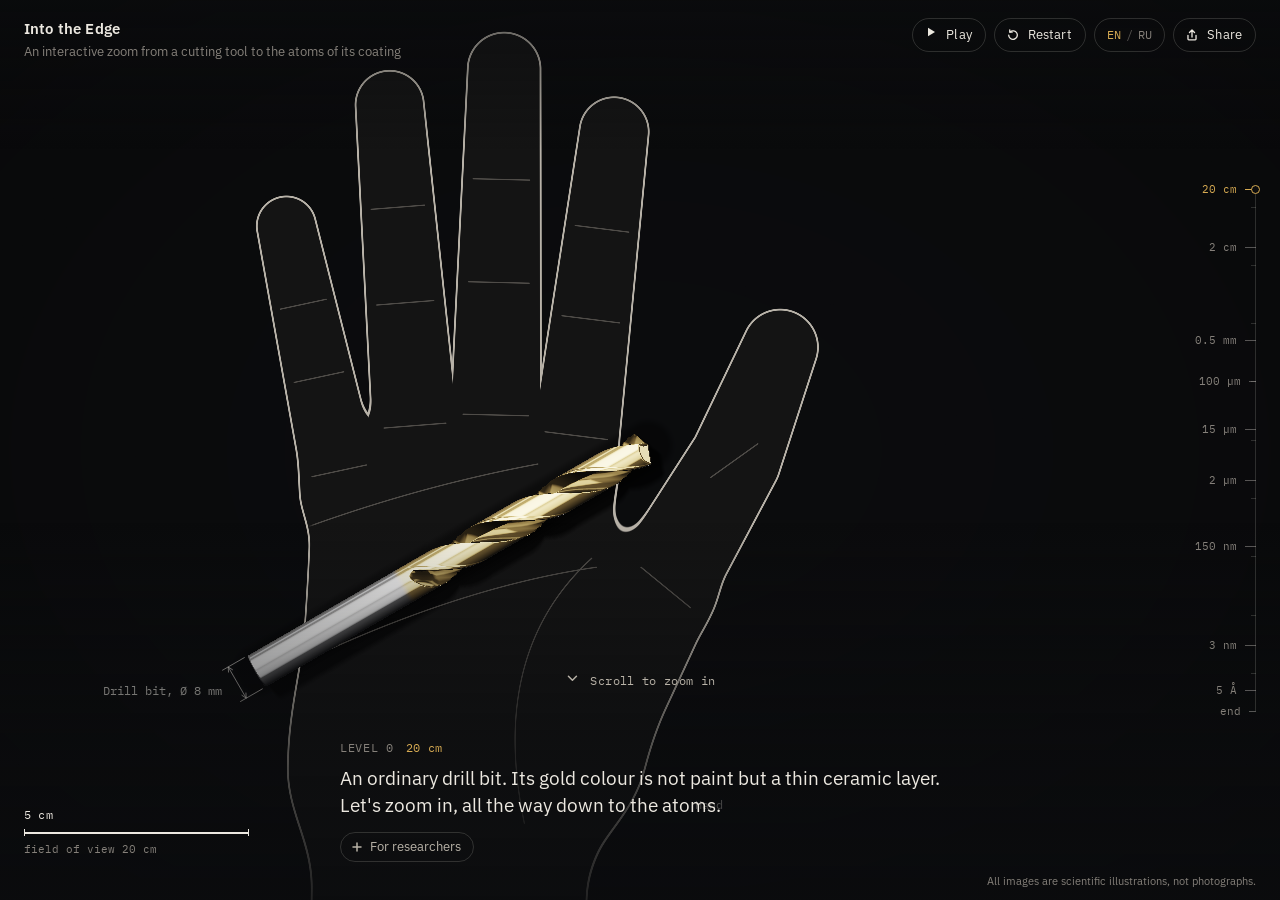
<file: index.html>
<!doctype html>
<html lang="en">
<head>
  <meta charset="utf-8">
  <meta name="viewport" content="width=device-width, initial-scale=1, viewport-fit=cover">
  <title>Into the Edge</title>
  <meta name="description" content="Zoom from a drill bit in your hand down to the atoms of its coating: almost nine orders of magnitude, from 20 cm to 5 Å.">
  <meta name="theme-color" content="#0b0c0e">
  <meta name="color-scheme" content="dark">
  <link rel="icon" href="favicon.svg" type="image/svg+xml">
  <link rel="canonical" href="https://peretyaginmstu-jpg.github.io/into-the-edge/">
  <meta property="og:type" content="website">
  <meta property="og:site_name" content="Into the Edge">
  <meta property="og:title" content="Into the Edge: an interactive zoom from a cutting tool to the atoms of its coating">
  <meta property="og:description" content="Zoom from a drill bit in your hand down to the atoms of its coating: from 20 cm to 5 Å.">
  <meta property="og:url" content="https://peretyaginmstu-jpg.github.io/into-the-edge/">
  <meta property="og:image" content="https://peretyaginmstu-jpg.github.io/into-the-edge/og.png">
  <meta property="og:image:type" content="image/png">
  <meta property="og:image:width" content="1200">
  <meta property="og:image:height" content="627">
  <meta property="og:image:alt" content="A gold-coated drill bit and the crystal lattice of its coating.">
  <meta name="twitter:card" content="summary_large_image">
  <link rel="preload" href="fonts/ibm-plex-sans-latin-400-normal.woff2" as="font" type="font/woff2" crossorigin>
  <link rel="preload" href="fonts/ibm-plex-mono-latin-400-normal.woff2" as="font" type="font/woff2" crossorigin>
  <link rel="modulepreload" href="vendor/three/three.module.min.js">
  <link rel="stylesheet" href="css/style.css">
</head>
<body>
  <main id="app" class="is-loading">
    <canvas id="gl" aria-hidden="true"></canvas>
    <canvas id="overlay" aria-hidden="true"></canvas>
    <div id="ui"></div>
    <div class="boot" aria-hidden="true"><span class="boot-title">Into the Edge</span><span class="boot-sub">Loading…</span></div>
    <noscript><p class="nojs">Into the Edge is an interactive zoom from a drill bit down to the atoms of its coating. It needs JavaScript and WebGL 2.</p></noscript>
  </main>
  <script type="module" src="js/main.js"></script>
</body>
</html>
</file>
<file: css/style.css>
/* Into the Edge — styles. Dark, minimal, the picture comes first. */

@font-face { font-family: 'IBM Plex Sans'; font-style: normal; font-weight: 400; font-display: swap; src: url(../fonts/ibm-plex-sans-latin-400-normal.woff2) format('woff2'); unicode-range: U+0000-00FF,U+0131,U+0152-0153,U+02BB-02BC,U+02C6,U+02DA,U+02DC,U+0304,U+0308,U+0329,U+2000-206F,U+20AC,U+2122,U+2191,U+2193,U+2212,U+2215,U+FEFF,U+FFFD; }
@font-face { font-family: 'IBM Plex Sans'; font-style: normal; font-weight: 400; font-display: swap; src: url(../fonts/ibm-plex-sans-cyrillic-400-normal.woff2) format('woff2'); unicode-range: U+0301,U+0400-045F,U+0490-0491,U+04B0-04B1,U+2116; }
@font-face { font-family: 'IBM Plex Sans'; font-style: normal; font-weight: 500; font-display: swap; src: url(../fonts/ibm-plex-sans-latin-500-normal.woff2) format('woff2'); unicode-range: U+0000-00FF,U+0131,U+0152-0153,U+02BB-02BC,U+02C6,U+02DA,U+02DC,U+0304,U+0308,U+0329,U+2000-206F,U+20AC,U+2122,U+2191,U+2193,U+2212,U+2215,U+FEFF,U+FFFD; }
@font-face { font-family: 'IBM Plex Sans'; font-style: normal; font-weight: 500; font-display: swap; src: url(../fonts/ibm-plex-sans-cyrillic-500-normal.woff2) format('woff2'); unicode-range: U+0301,U+0400-045F,U+0490-0491,U+04B0-04B1,U+2116; }
@font-face { font-family: 'IBM Plex Sans'; font-style: normal; font-weight: 600; font-display: swap; src: url(../fonts/ibm-plex-sans-latin-600-normal.woff2) format('woff2'); unicode-range: U+0000-00FF,U+0131,U+0152-0153,U+02BB-02BC,U+02C6,U+02DA,U+02DC,U+0304,U+0308,U+0329,U+2000-206F,U+20AC,U+2122,U+2191,U+2193,U+2212,U+2215,U+FEFF,U+FFFD; }
@font-face { font-family: 'IBM Plex Sans'; font-style: normal; font-weight: 600; font-display: swap; src: url(../fonts/ibm-plex-sans-cyrillic-600-normal.woff2) format('woff2'); unicode-range: U+0301,U+0400-045F,U+0490-0491,U+04B0-04B1,U+2116; }
@font-face { font-family: 'IBM Plex Mono'; font-style: normal; font-weight: 400; font-display: swap; src: url(../fonts/ibm-plex-mono-latin-400-normal.woff2) format('woff2'); unicode-range: U+0000-00FF,U+0131,U+0152-0153,U+02BB-02BC,U+02C6,U+02DA,U+02DC,U+0304,U+0308,U+0329,U+2000-206F,U+20AC,U+2122,U+2191,U+2193,U+2212,U+2215,U+FEFF,U+FFFD; }
@font-face { font-family: 'IBM Plex Mono'; font-style: normal; font-weight: 400; font-display: swap; src: url(../fonts/ibm-plex-mono-cyrillic-400-normal.woff2) format('woff2'); unicode-range: U+0301,U+0400-045F,U+0490-0491,U+04B0-04B1,U+2116; }
@font-face { font-family: 'IBM Plex Mono'; font-style: normal; font-weight: 500; font-display: swap; src: url(../fonts/ibm-plex-mono-latin-500-normal.woff2) format('woff2'); unicode-range: U+0000-00FF,U+0131,U+0152-0153,U+02BB-02BC,U+02C6,U+02DA,U+02DC,U+0304,U+0308,U+0329,U+2000-206F,U+20AC,U+2122,U+2191,U+2193,U+2212,U+2215,U+FEFF,U+FFFD; }
@font-face { font-family: 'IBM Plex Mono'; font-style: normal; font-weight: 500; font-display: swap; src: url(../fonts/ibm-plex-mono-cyrillic-500-normal.woff2) format('woff2'); unicode-range: U+0301,U+0400-045F,U+0490-0491,U+04B0-04B1,U+2116; }

:root {
  --bg: #0b0c0e;
  --fg: #ece8e0;
  --fg-2: #b8b2a7;
  --fg-3: #85807a;
  --line: rgba(236, 232, 224, 0.16);
  --line-2: rgba(236, 232, 224, 0.34);
  --gold: #d6aa52;
  --gold-2: #a8853e;
  --panel: #121417;
  --panel-line: #262a30;
  --sans: 'IBM Plex Sans', system-ui, -apple-system, 'Segoe UI', Roboto, sans-serif;
  --mono: 'IBM Plex Mono', ui-monospace, 'SF Mono', Menlo, Consolas, monospace;
  --gutter: 24px;
  --safe-top: env(safe-area-inset-top, 0px);
  --safe-bottom: env(safe-area-inset-bottom, 0px);
  --safe-left: env(safe-area-inset-left, 0px);
  --safe-right: env(safe-area-inset-right, 0px);
  color-scheme: dark;
}

* { box-sizing: border-box; }
html, body {
  margin: 0; height: 100%;
  background: var(--bg); color: var(--fg);
  overflow: hidden; overscroll-behavior: none;
}
body {
  font-family: var(--sans);
  font-size: 15px; line-height: 1.45;
  -webkit-font-smoothing: antialiased; -moz-osx-font-smoothing: grayscale;
  -webkit-text-size-adjust: 100%; text-size-adjust: 100%;
  -webkit-tap-highlight-color: transparent;
}
#app {
  position: fixed; inset: 0; overflow: hidden;
  touch-action: none;
  user-select: none; -webkit-user-select: none;
  background: var(--bg);
}
#gl, #overlay { position: absolute; inset: 0; width: 100%; height: 100%; display: block; }
#overlay { pointer-events: none; }
#ui { position: absolute; inset: 0; pointer-events: none; }
#ui > * { pointer-events: auto; }
button { font: inherit; color: inherit; }
a { color: inherit; }
:focus-visible { outline: 2px solid var(--gold); outline-offset: 2px; }

/* Boot screen */
.boot {
  position: absolute; inset: 0; display: flex; flex-direction: column;
  align-items: center; justify-content: center; gap: 8px;
  pointer-events: none; transition: opacity .6s ease;
}
.boot-title { font-weight: 500; letter-spacing: .02em; font-size: 18px; }
.boot-sub { font-family: var(--mono); font-size: 12px; color: var(--fg-3); }
#app:not(.is-loading) .boot { opacity: 0; }
.nojs, .fatal {
  position: absolute; left: 50%; top: 50%; transform: translate(-50%, -50%);
  width: min(520px, calc(100% - 32px)); text-align: center; color: var(--fg-2);
}

/* Soft darkening behind the text so it stays legible over bright pictures */
#ui > .scrim { position: absolute; left: 0; right: 0; pointer-events: none; }
.scrim-top { top: 0; height: 150px; background: linear-gradient(to bottom, rgba(11, 12, 14, 0.55), rgba(11, 12, 14, 0)); }
.scrim-bottom { bottom: 0; height: 42vh; background: linear-gradient(to top, rgba(11, 12, 14, 0.86) 0%, rgba(11, 12, 14, 0.62) 38%, rgba(11, 12, 14, 0) 100%); }

/* Top bar */
.top {
  position: absolute; left: calc(var(--gutter) + var(--safe-left)); right: calc(var(--gutter) + var(--safe-right));
  top: calc(var(--gutter) + var(--safe-top) - 6px);
  display: flex; align-items: flex-start; justify-content: space-between; gap: 16px;
  pointer-events: none;
}
.top > * { pointer-events: auto; }
.brand { display: flex; flex-direction: column; gap: 2px; text-decoration: none; }
.brand-name { font-size: 15px; font-weight: 600; letter-spacing: .01em; }
.brand-tag { font-size: 12.5px; color: var(--fg-3); }
.controls { display: flex; gap: 8px; flex-wrap: nowrap; }
.btn {
  display: inline-flex; align-items: center; gap: 8px;
  height: 34px; padding: 0 13px 0 11px;
  background: transparent; border: 1px solid var(--line); border-radius: 17px;
  color: var(--fg); font-size: 13px; letter-spacing: .01em; cursor: pointer;
  transition: border-color .15s ease, color .15s ease, background-color .15s ease;
  white-space: nowrap;
}
.btn:hover { border-color: var(--line-2); }
.btn:active { background: rgba(236, 232, 224, 0.06); }
.btn svg { width: 14px; height: 14px; flex: none; }
.btn .lbl { display: inline; }
.btn-lang { font-family: var(--mono); font-size: 12px; padding: 0 12px; gap: 5px; }
.btn-lang .lang-opt { color: var(--fg-3); }
.btn-lang .lang-opt.is-on { color: var(--gold); }
.btn-lang .lang-sep { color: var(--fg-3); opacity: .6; }
.btn[aria-pressed="true"] { border-color: var(--gold-2); color: var(--gold); }

/* Ruler (right) */
.ruler {
  position: absolute; right: calc(var(--gutter) + var(--safe-right)); top: 50%;
  height: min(58vh, 540px); width: 96px; transform: translateY(-50%);
  touch-action: none; cursor: pointer;
}
.ruler-track { position: absolute; right: 0; top: 0; bottom: 0; width: 1px; background: var(--line); }
.ruler-fill { position: absolute; right: 0; top: 0; width: 1px; background: var(--gold-2); height: 0; }
.ruler-minor { position: absolute; right: 0; width: 5px; height: 1px; background: var(--line); }
.ruler-stop {
  position: absolute; right: -6px; height: 22px; transform: translateY(-50%);
  display: flex; align-items: center; gap: 8px; padding: 0 6px 0 4px;
  background: none; border: 0; cursor: pointer; color: var(--fg-3);
  font-family: var(--mono); font-size: 11px; line-height: 1; white-space: nowrap;
}
.ruler-stop::after { content: ''; width: 11px; height: 1px; background: var(--line-2); flex: none; }
.ruler-stop.is-minor::after { width: 7px; }
.ruler-stop:hover, .ruler-stop:focus-visible { color: var(--fg); }
.ruler-stop.is-active { color: var(--gold); }
.ruler-stop.is-active::after { background: var(--gold); }
.ruler-marker {
  position: absolute; right: -4px; top: 0; width: 9px; height: 9px; margin-top: -4.5px;
  border: 1.5px solid var(--gold); border-radius: 50%; background: var(--bg);
  pointer-events: none; will-change: transform;
}

/* Scale bar (bottom left, microscope style) */
.scalebar {
  position: absolute; left: calc(var(--gutter) + var(--safe-left)); bottom: calc(var(--gutter) + var(--safe-bottom) + 18px);
  display: flex; flex-direction: column; align-items: flex-start; gap: 6px;
  pointer-events: none;
}
.scalebar-label { font-family: var(--mono); font-size: 12px; color: var(--fg); letter-spacing: .02em; }
.scalebar-bar { position: relative; height: 7px; border-left: 1.5px solid var(--fg); border-right: 1.5px solid var(--fg); min-width: 4px; will-change: width; }
.scalebar-bar::before { content: ''; position: absolute; left: 0; right: 0; top: 3px; height: 1.5px; background: var(--fg); }
.scalebar-fov { font-family: var(--mono); font-size: 11px; color: var(--fg-3); }

/* Caption (bottom) */
.caption {
  position: absolute; left: 50%; bottom: calc(var(--gutter) + var(--safe-bottom) + 14px);
  width: min(600px, calc(100% - 2 * var(--gutter) - 2 * 130px));
  transform: translateX(-50%);
  pointer-events: none;
}
.caption > * { pointer-events: auto; }
.caption-inner { transition: opacity .28s ease; }
.caption.is-swapping .caption-inner { opacity: 0; }
.caption-meta {
  display: flex; gap: 12px; align-items: baseline;
  font-family: var(--mono); font-size: 11.5px; letter-spacing: .06em; text-transform: uppercase; color: var(--fg-3);
  margin-bottom: 8px;
}
.caption-meta .fov { color: var(--gold); text-transform: none; letter-spacing: .02em; }
.caption-text { margin: 0; font-size: 19px; line-height: 1.45; font-weight: 400; color: var(--fg); text-wrap: pretty; }
.caption-actions { margin-top: 12px; display: flex; gap: 10px; align-items: center; min-height: 30px; }
.link-btn {
  display: inline-flex; align-items: center; gap: 7px; height: 30px; padding: 0 12px 0 10px;
  border: 1px solid var(--line); border-radius: 15px; background: transparent;
  color: var(--fg-2); font-size: 13px; cursor: pointer;
}
.link-btn:hover { color: var(--fg); border-color: var(--line-2); }
.link-btn svg { width: 12px; height: 12px; transition: transform .2s ease; }
.link-btn[aria-expanded="true"] { color: var(--gold); border-color: var(--gold-2); }
.link-btn[aria-expanded="true"] svg { transform: rotate(45deg); }

/* Researcher card */
.card {
  position: absolute; left: 0; right: 0; bottom: calc(100% + 12px);
  max-height: min(52vh, 460px); overflow: auto; overscroll-behavior: contain;
  background: var(--panel); border: 1px solid var(--panel-line); border-radius: 10px;
  padding: 18px 20px 16px; touch-action: pan-y;
  user-select: text; -webkit-user-select: text;
}
.card[hidden] { display: none; }
.card h3 {
  margin: 0 0 6px; font-family: var(--mono); font-weight: 400; font-size: 11px; letter-spacing: .08em;
  text-transform: uppercase; color: var(--fg-3);
}
.card p { margin: 0 0 14px; font-size: 15px; line-height: 1.5; color: var(--fg); }
.card .q { color: var(--fg); }
.card .refs { list-style: none; margin: 0 0 14px; padding: 0; }
.card .refs li { font-size: 12.5px; line-height: 1.45; color: var(--fg-2); margin-bottom: 6px; }
.card .refs a { color: var(--fg-2); text-decoration-color: var(--line-2); text-underline-offset: 2px; }
.card .refs a:hover { color: var(--gold); }
.card .card-foot { display: flex; justify-content: space-between; align-items: center; border-top: 1px solid var(--panel-line); padding-top: 12px; margin-top: 4px; }
.card .discuss { display: inline-flex; align-items: center; gap: 7px; font-size: 13px; color: var(--gold); text-decoration: none; }
.card .discuss:hover { text-decoration: underline; text-underline-offset: 3px; }
.card .discuss svg { width: 14px; height: 14px; }

/* Hint */
.hint {
  position: absolute; left: 50%; top: calc(50% + min(26vh, 220px)); transform: translateX(-50%);
  display: flex; align-items: center; gap: 10px; pointer-events: none;
  font-family: var(--mono); font-size: 12px; color: var(--fg-2); letter-spacing: .03em;
  transition: opacity .6s ease;
}
.hint.is-hidden { opacity: 0; }
.hint svg { width: 16px; height: 16px; animation: hint-bob 1.8s ease-in-out infinite; }
@keyframes hint-bob { 0%, 100% { transform: translateY(-2px); } 50% { transform: translateY(3px); } }

/* Finale */
#ui > .finale-veil {
  position: absolute; inset: 0; pointer-events: none; opacity: 0;
  background: radial-gradient(ellipse at 50% 50%, rgba(11, 12, 14, 0.9) 0%, rgba(11, 12, 14, 0.78) 45%, rgba(11, 12, 14, 0.55) 100%);
}
.finale {
  position: absolute; left: 50%; top: 50%; transform: translate(-50%, -50%);
  width: min(620px, calc(100% - 2 * var(--gutter)));
  text-align: center; pointer-events: none; opacity: 0;
}
.finale.is-on { pointer-events: auto; }
.finale-text { margin: 0 0 28px; font-size: clamp(21px, 2.6vw, 28px); line-height: 1.35; font-weight: 400; text-wrap: balance; }
.finale-author { font-size: 15px; font-weight: 500; margin-bottom: 10px; }
.finale-links { display: flex; justify-content: center; gap: 18px; margin-bottom: 26px; font-size: 14px; }
.finale-links a { color: var(--fg-2); text-decoration: underline; text-decoration-color: var(--line-2); text-underline-offset: 3px; }
.finale-links a:hover { color: var(--gold); }
.finale-actions { display: flex; justify-content: center; gap: 10px; flex-wrap: wrap; }
.btn-primary { border-color: var(--gold-2); color: var(--gold); }

/* Footnote + toast */
.footnote {
  position: absolute; right: calc(var(--gutter) + var(--safe-right)); bottom: calc(10px + var(--safe-bottom));
  font-size: 11px; color: var(--fg-3); pointer-events: none; max-width: 46vw; text-align: right;
}
.toast {
  position: absolute; left: 50%; top: calc(var(--gutter) + var(--safe-top) + 44px); transform: translateX(-50%);
  background: var(--panel); border: 1px solid var(--panel-line); border-radius: 16px;
  padding: 6px 14px; font-size: 13px; color: var(--fg); opacity: 0; transition: opacity .25s ease; pointer-events: none;
}
.toast.is-on { opacity: 1; }

/* Debug readout */
.debug {
  position: absolute; left: calc(var(--gutter) + var(--safe-left)); top: calc(var(--gutter) + var(--safe-top) + 48px);
  font-family: var(--mono); font-size: 11px; color: var(--fg-2); white-space: pre; pointer-events: none;
  background: rgba(11, 12, 14, .7); padding: 6px 8px; border-radius: 6px;
}

.sr-only { position: absolute !important; width: 1px; height: 1px; padding: 0; margin: -1px; overflow: hidden; clip: rect(0 0 0 0); white-space: nowrap; border: 0; }

/* Record mode: the frame is drawn into the canvas, the UI is hidden */
.is-record #ui, .is-record .boot { display: none; }
.is-record #gl, .is-record #overlay { inset: auto; }
.is-record { touch-action: auto; user-select: auto; -webkit-user-select: auto; }
.rec-frame { box-shadow: 0 0 0 1px var(--panel-line); background: var(--bg); }
.rec-panel {
  position: fixed; left: 50%; bottom: 12px; transform: translateX(-50%); z-index: 5;
  display: flex; gap: 10px; align-items: center; white-space: nowrap;
  font-family: var(--mono); font-size: 12px; color: var(--fg-2);
}
.rec-panel .btn { width: auto; padding: 0 14px; }
.rec-panel .btn .lbl { position: static; width: auto; height: auto; clip: auto; overflow: visible; }
.rec-panel a.btn { text-decoration: none; }

/* Narrow screens */
@media (max-width: 760px) {
  :root { --gutter: 16px; }
  .brand-tag { display: none; }
  .btn { width: 36px; height: 36px; padding: 0; justify-content: center; border-radius: 18px; }
  .btn .lbl { position: absolute; width: 1px; height: 1px; overflow: hidden; clip: rect(0 0 0 0); }
  .btn-lang { width: auto; padding: 0 10px; gap: 3px; font-size: 11.5px; }
  .btn svg { width: 15px; height: 15px; }
  .controls { gap: 6px; }
  .ruler { width: 34px; height: min(44vh, 360px); top: 44%; }
  .ruler-stop { font-size: 0; gap: 0; padding: 0; right: -8px; width: 30px; justify-content: flex-end; }
  .ruler-stop::after { margin-right: 8px; }
  .caption { width: calc(100% - 2 * var(--gutter)); bottom: calc(var(--gutter) + var(--safe-bottom) + 12px); }
  .caption-text { font-size: 16px; line-height: 1.42; }
  .caption-meta { margin-bottom: 6px; font-size: 10.5px; }
  .caption-actions { margin-top: 10px; }
  .scalebar { bottom: auto; top: calc(var(--gutter) + var(--safe-top) + 46px); }
  .card { max-height: 56vh; padding: 16px; }
  .card p { font-size: 14.5px; }
  .footnote { left: 0; right: 0; bottom: calc(4px + var(--safe-bottom)); max-width: none; text-align: center; font-size: 10px; }
  .hint { top: auto; bottom: calc(var(--gutter) + var(--safe-bottom) + 190px); }
  .finale .btn { width: auto; padding: 0 16px 0 14px; height: 38px; }
  .finale .btn .lbl { position: static; width: auto; height: auto; overflow: visible; clip: auto; }
}
@media (max-width: 380px) {
  .controls { gap: 4px; }
  .btn { width: 34px; height: 34px; }
  .btn-lang { width: auto; padding: 0 8px; }
}

@media (prefers-reduced-motion: reduce) {
  .hint svg { animation: none; }
  .caption-inner, .boot, .toast { transition: none; }
}
</file>
